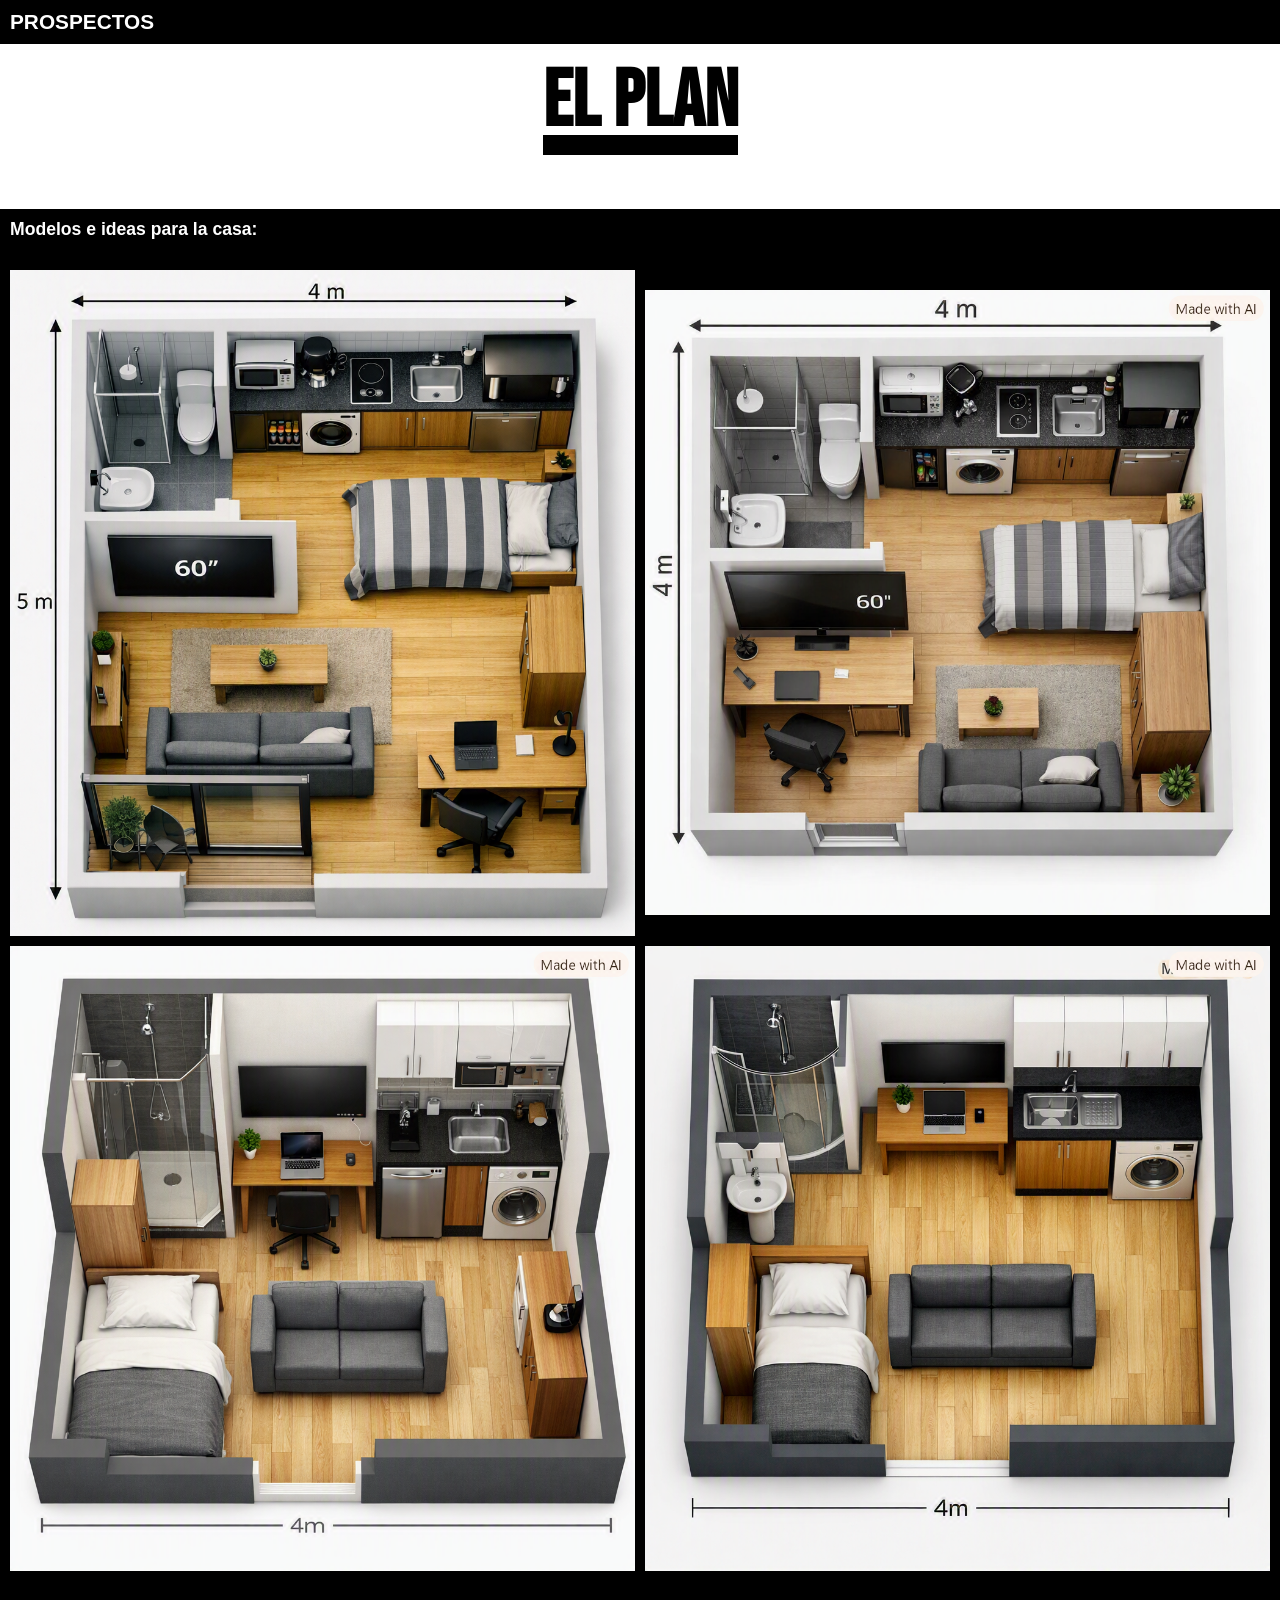
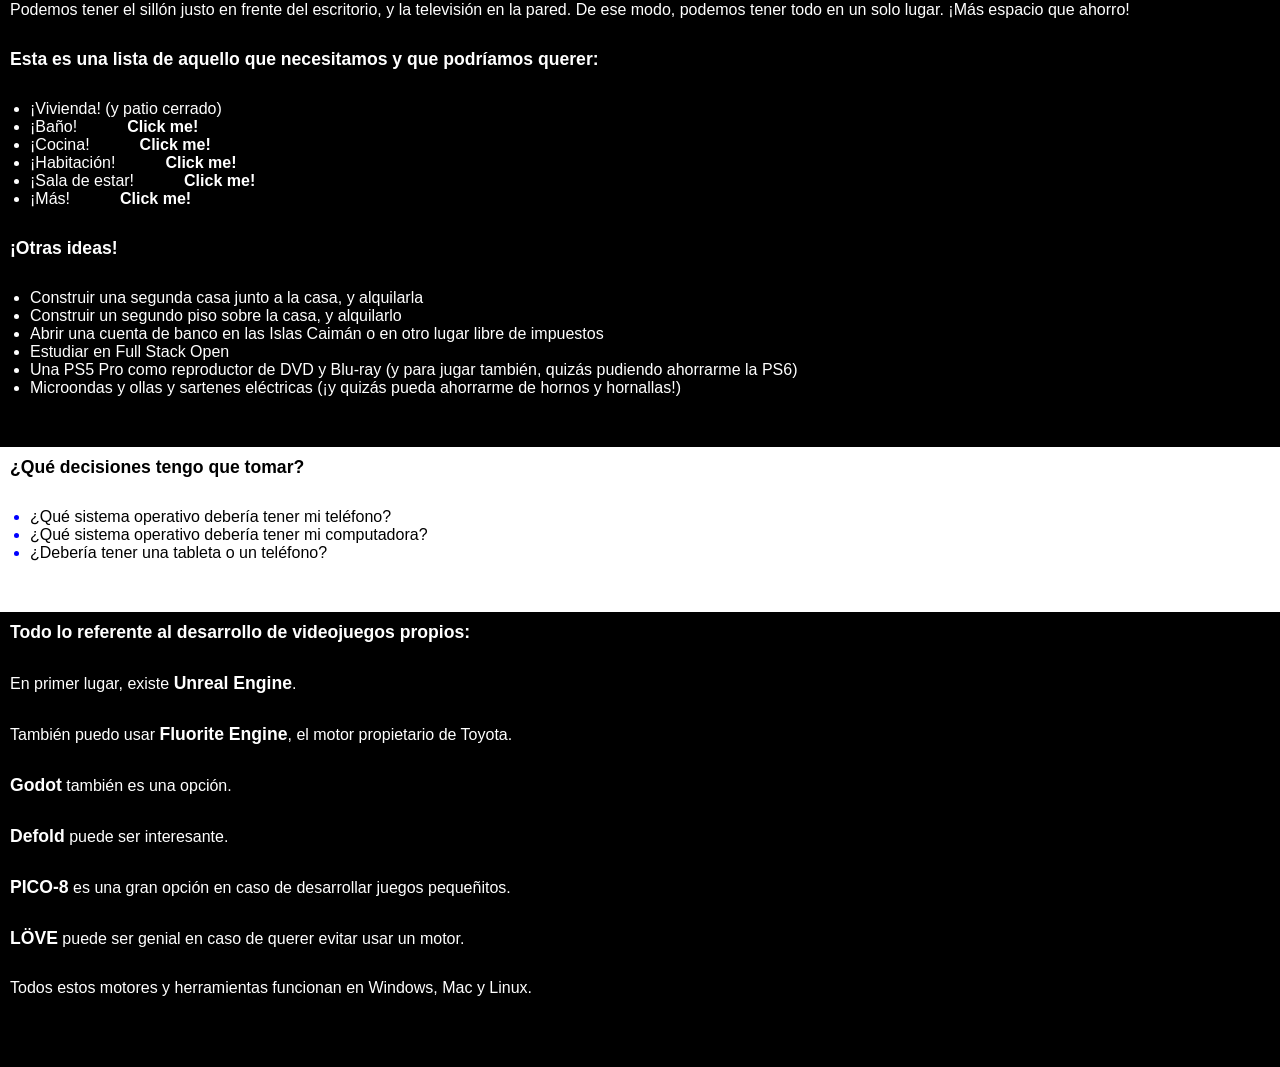
<file: index.html>
<!DOCTYPE html>
<html lang="en">
    <head>
        <link href="default.css" rel="stylesheet" />
        <link href="styles.css" rel="stylesheet" />

        <link rel="preconnect" href="https://fonts.googleapis.com" />
        <link rel="preconnect" href="https://fonts.gstatic.com" crossorigin />
        <link href="https://fonts.googleapis.com/css2?family=Bebas+Neue&display=swap" rel="stylesheet" />

        <meta charset="UTF-8" />
	    <meta content="Una página para mis prospectos a futuro" name="description" />
        <meta content="width=device-width, initial-scale=1.0" name="viewport" />

        <script defer src="app.js"></script>

        <title>Prospectos</title>
    </head>

    <body id="index">
        <header>
            <p>PROSPECTOS</p>
        </header>

        <main>
            <div>
                <div>
                    <p>EL PLAN</p>
                    <hr>
                </div>
            </div>

            <section id="introduction">
                <p class="highlight">Modelos e ideas para la casa:</p>

                <div>
                    <img alt="plano de vivienda" loading="lazy" src="img/20-mtrs.png">
                    <img alt="plano de vivienda" loading="lazy" src="img/16-mtrs.png">
                    <img alt="plano de vivienda" loading="lazy" src="img/16-mtrs-2.png">
                    <img alt="plano de vivienda" loading="lazy" src="img/16-mtrs-3.png">
                </div>
                <p>
                    Podemos tener el sillón justo en frente del escritorio, y la televisión en la pared.
                    De ese modo, podemos tener todo en un solo lugar. ¡Más espacio que ahorro!
                </p>

                <p class="highlight">Esta es una lista de aquello que necesitamos y que podríamos querer:</p>

                <ul class="half-w">
                    <li>¡Vivienda! (y patio cerrado)</li>
                    <li class="click! fancy">¡Baño!</li>
                    <ul class="click!hidden hidden">
                        <li class="transparent"></li>
                        <li class="click! fancy">Ducha</li>
                        <ul class="click!hidden hidden">
                            <li class="transparent"></li>
                            <li>Jabón</li>
                            <li class="transparent"></li>
                        </ul>
                        <li>Inodoro con bidet incorporado (¡existen!)</li>
                        <li>Lavasecarropas (o en la cocina)</li>
                        <li class="click! fancy">Pileta y espejo</li>
                        <ul class="click!hidden hidden">
                            <li class="transparent"></li>
                            <li>Dentífrico y cepillo de dientes</li>
                            <li>Desodorante</li>
                            <li>Jabón</li>
                            <li class="transparent"></li>
                        </ul>
                        <li class="transparent"></li>
                    </ul>
                    <li class="click! fancy">¡Cocina!</li>
                    <ul class="click!hidden hidden">
                        <li class="transparent"></li>
                        <li class="click! fancy">Alacenas y/o cajones</li>
                        <ul class="click!hidden hidden">
                            <li class="transparent"></li>
                            <li>Cubiertos</li>
                            <li>Ollas</li>
                            <li>Platos</li>
                            <li>Sartenes</li>
                            <li>Vasos</li>
                            <li class="transparent"></li>
                            <li class="click! fancy">Productos de limpieza</li>
                            <ul class="click!hidden hidden">
                                <li class="transparent"></li>
                                <li>Alcohol etílico</li>
                                <li>Bicarbonato de sodio</li>
                                <li>Pañuelos y franelas</li>
                                <li>Vinagre</li>
                            </ul>
                            <li class="transparent"></li>
                        </ul>
                        <li>Mesada</li>
                        <li>Minibar</li>
                        <li>Lavasecarropas (o en el baño)</li>
                        <li>Pileta</li>
                        <li>Termotanque solar o calefón eléctrico</li>
                        <li class="transparent"></li>
                    </ul>
                    <li class="click! fancy">¡Habitación!</li>
                    <ul class="click!hidden hidden">
                        <li class="transparent"></li>
                        <li>Cama</li>
                        <li class="click! fancy">Ropero</li>
                        <ul class="click!hidden hidden">
                            <li class="transparent"></li>
                            <li>Cajas y cosas</li>
                            <li>Ropa y calzado</li>
                            <li>Toallas y toallones</li>
                            <li>Videojuegos</li>
                            <li class="transparent"></li>
                        </ul>
                        <li class="transparent"></li>
                    </ul>
                    <li class="click! fancy">¡Sala de estar!</li>
                    <ul class="click!hidden hidden">
                        <li class="transparent"></li>
                        <li class="click! fancy">Mesa de escritorio</li>
                        <ul class="click!hidden hidden">
                            <li class="transparent"></li>
                            <li>Computadora portátil y (opcionalmente) ratón</li>
                            <li>Silla o asiento (podría ser el propio sillón)</li>
                            <li class="transparent"></li>
                        </ul>
                        <li>Sillón (podría ser la silla o asiento de escritorio)</li>
                        <li class="click! fancy">Televisión o monitor</li>
                        <ul class="click!hidden hidden">
                            <li class="transparent"></li>
                            <li class="click! fancy">Estante/s</li>
                            <ul class="click!hidden hidden">
                                <li class="transparent"></li>
                                <li>Barra de sonido y/o parlantes</li>
                                <li>Consola PlayStation</li>
                                <li class="transparent"></li>
                            </ul>
                            <li class="transparent"></li>
                        </ul>
                        <li class="transparent"></li>
                    </ul>
                    <li class="click! fancy">¡Más!</li>
                    <ul class="click!hidden hidden">
                        <li class="transparent"></li>
                        <li>Auriculares a prueba de ruido</li>
                        <li>Cables</li>
                        <li>Conexión a internet
                        <li>Cortadora de pasto</li>
                        <li>Hojas, lapices y equipo de dibujo</li>
                        <li>Nintendo Switch 2 Lite</li>
                        <li>Paneles solares</li>
                        <li>Teléfono</li>
                        <li>Cortadora de pelo</li>
                        <li>Miniaspiradora y, opcionalmente, aspiradora</li>
                        <li class="transparent"></li>
                    </ul>
                </ul>

                <p class="highlight">¡Otras ideas!</p>

                <ul>
                    <li>Construir una segunda casa junto a la casa, y alquilarla</li>
                    <li>Construir un segundo piso sobre la casa, y alquilarlo</li>
                    <li>Abrir una cuenta de banco en las Islas Caimán o en otro lugar libre de impuestos</li>
                    <li>Estudiar en Full Stack Open</li>
                    <li>Una PS5 Pro como reproductor de DVD y Blu-ray (y para jugar también, quizás pudiendo ahorrarme la PS6)</li>
                    <li>Microondas y ollas y sartenes eléctricas (¡y quizás pueda ahorrarme de hornos y hornallas!)</li>
                </ul>
            </section>

            <section id="decisions">
                <p class="highlight">¿Qué decisiones tengo que tomar?</p>

                <ul class="half-w">
                    <li><a href="html/tel-os.html" target="_blank">¿Qué sistema operativo debería tener mi teléfono?</a></li>
                    <li><a href="html/laptop-os.html" target="_blank">¿Qué sistema operativo debería tener mi computadora?</a></li>
                    <li><a href="html/tablet-tel.html" target="_blank">¿Debería tener una tableta o un teléfono?</a></li>
                </ul>
            </section>

            <section id="video-game-dev">
                <p class="highlight">Todo lo referente al desarrollo de videojuegos propios:</p>

                <p>En primer lugar, existe <span class="highlight">Unreal Engine</span>.</p>
                <p>También puedo usar <span class="highlight">Fluorite Engine</span>, el motor propietario de Toyota.</p>
                <p><span class="highlight">Godot</span> también es una opción.</p>
                <p><span class="highlight">Defold</span> puede ser interesante.</p>
                <p><span class="highlight">PICO-8</span> es una gran opción en caso de desarrollar juegos pequeñitos.</p>
                <p><span class="highlight">LÖVE</span> puede ser genial en caso de querer evitar usar un motor.</p>

                <p>Todos estos motores y herramientas funcionan en Windows, Mac y Linux.</p>
            </section>
        </main>

        <footer>

        </footer>
    </body>
</html>
</file>
<file: default.css>
/* Variables */





/* Default configuration */


*,
::before,
::after {
    box-sizing: border-box;
    font-family: Arial, sans-serif;
    margin: 0;
    padding: 0;
}

a {
    color: inherit;
    text-decoration: none;
}

audio,
canvas,
embed,
iframe,
img,
object,
svg,
video {
    display: block;
    max-width: 100%;
}

ul {
    padding-left: 20px;
}


/* Main code */


header,
footer {
    background-color: black;
    color: white;
    font-size: 1.3rem;
    font-weight: bold;
    padding: 10px;
}

main {
    min-height: 100dvh;
}

.fancy::after {
    content: "Click me!";
    font-weight: bold;
    margin-left: 50px;
}

.half-w {
    width: 50%;
}

.hidden {
    display: none;
}

.highlight {
    font-size: 1.1rem;
    font-weight: bold;
}

.transparent {
    background-color: transparent;
    color: transparent;
}


/* @keyframes */





/* @media */


@media (prefers-reduced-motion: no-preference) {
    * {
        scroll-behavior: smooth !important;
    }
}

@media (prefers-reduced-motion: reduce) {
    * {
        animation-duration: 0.01ms !important;
        animation-iteration-count: 1 !important;
        scroll-behavior: auto !important;
        transition-duration: 0.01ms !important;
    }
}
</file>
<file: styles.css>
#index main {
    > div:first-of-type {
        margin: 10px 0 50px;
        text-align: center;

        div {
            display: inline-block;

            p {
                font-family: "Bebas Neue";
                font-size: 5rem;
                font-weight: bold;
                margin-bottom: -15px;
            }

            hr {
                border: 10px solid black;
            }
        }
    }

    section {
        display: flex;
        flex-direction: column;
        gap: 30px;
        padding: 10px 10px 50px;
    }

    #introduction,
    #video-game-dev {
        background-color: black;
        color: white;
    }

    #introduction {
        > div:first-of-type {
            align-items: center;
            display: grid;
            gap: 10px;
            grid-template-columns: repeat(2, 1fr);
        }
    }

    #decisions {
        li::marker {
            color: blue;
        }
    }
}
</file>
